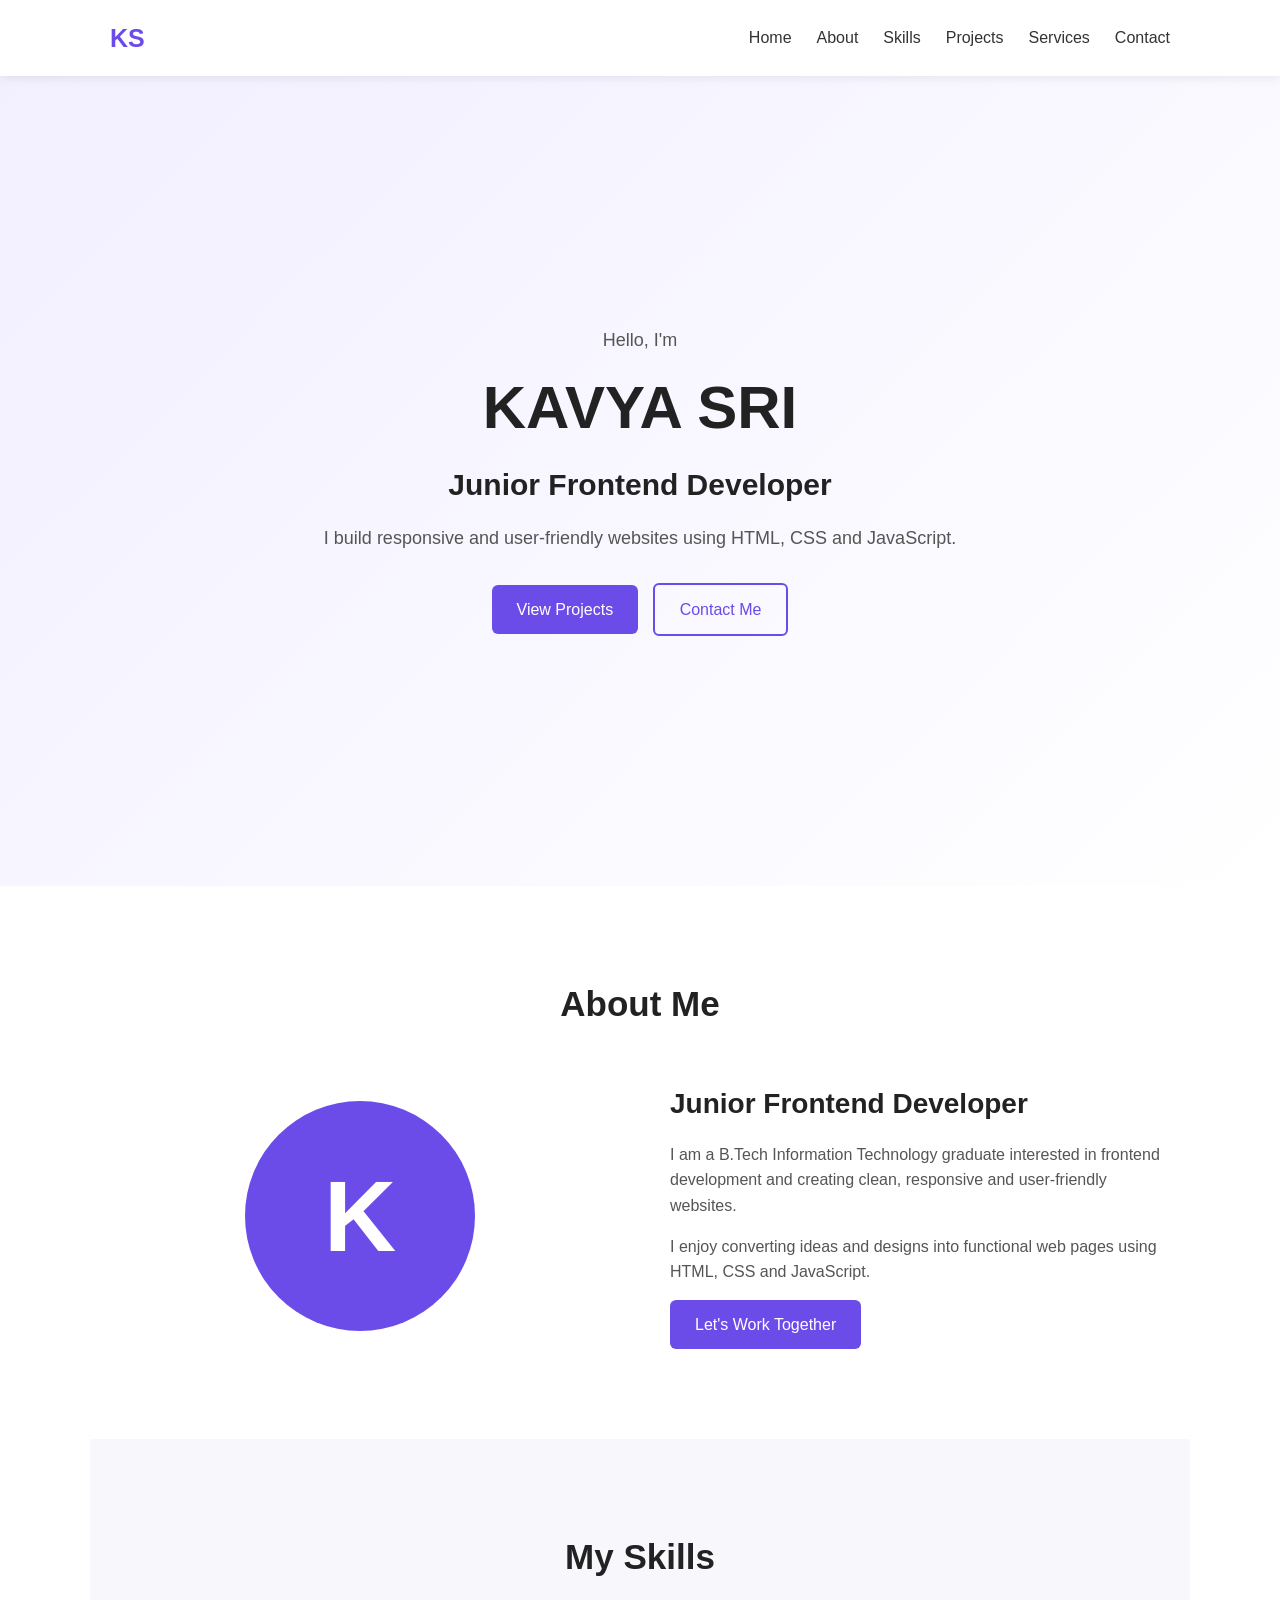
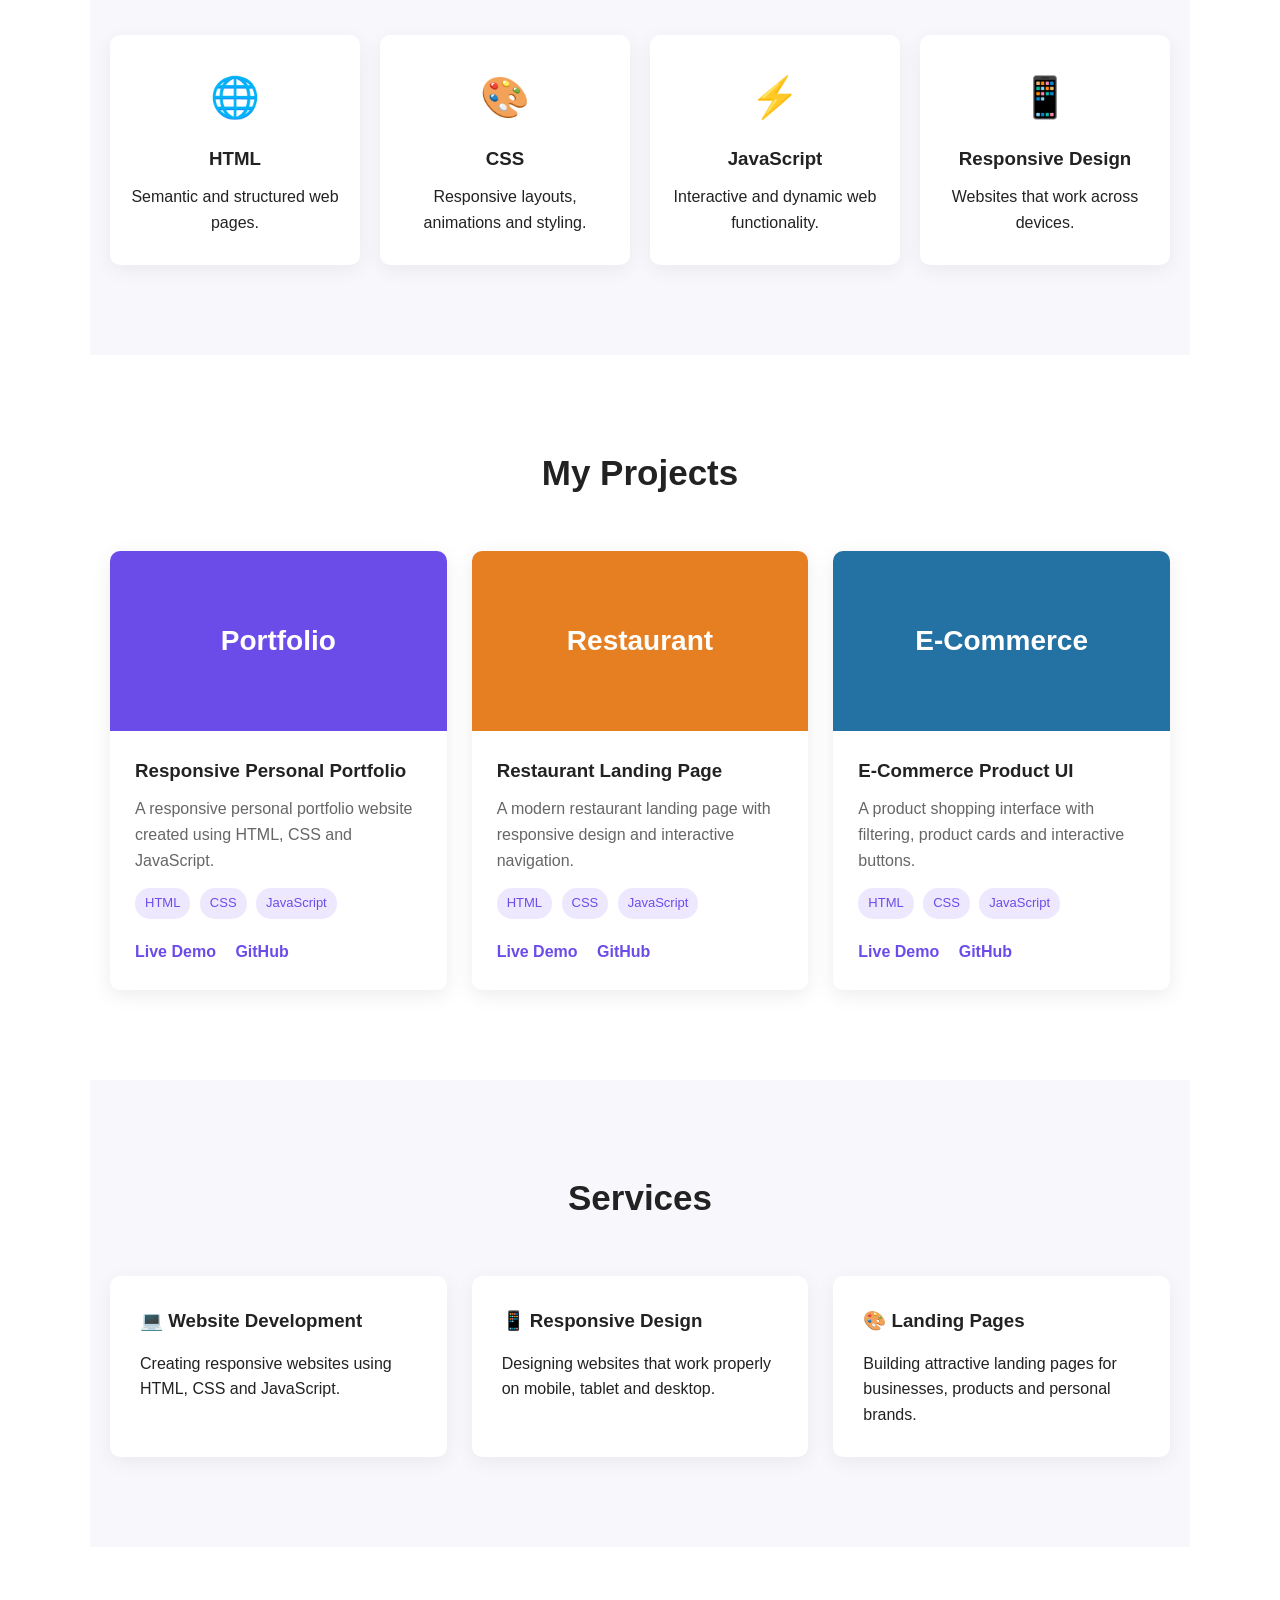
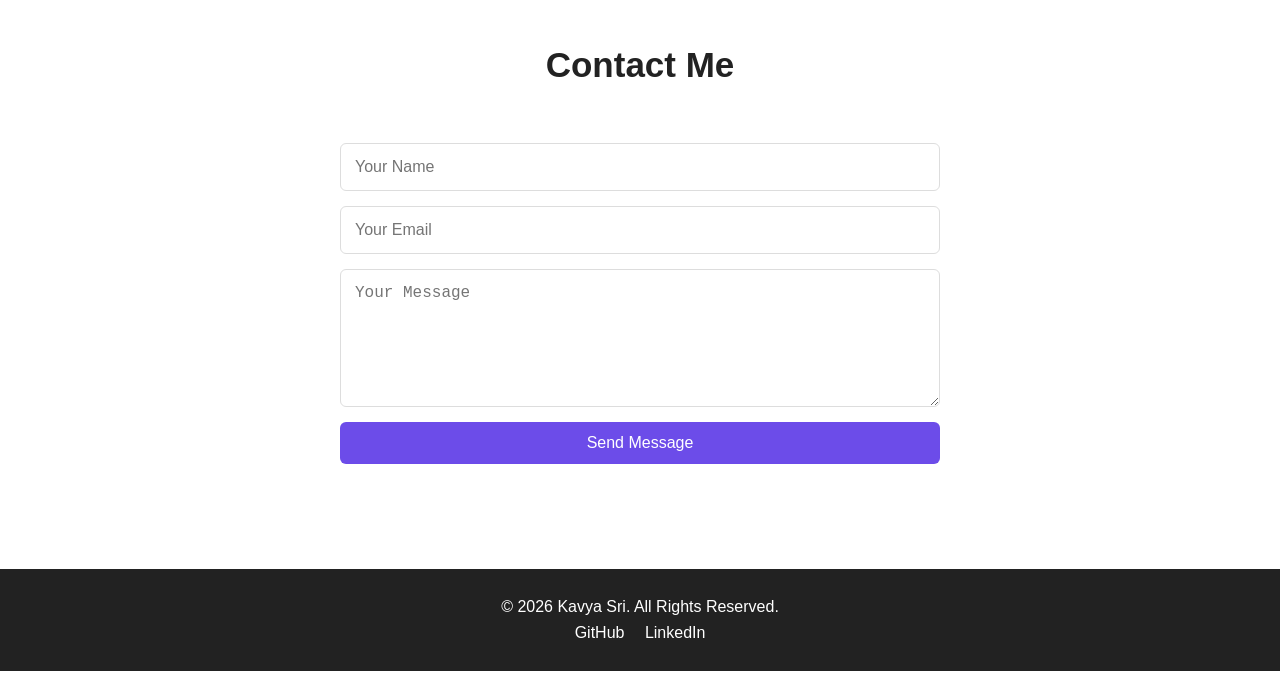
<file: index.html>
<!DOCTYPE html>
<html lang="en">
<head>
    <meta charset="UTF-8">
    <meta name="viewport" content="width=device-width, initial-scale=1.0">
    <title>KAVYA SRI | Junior Frontend Developer</title>

    <link rel="stylesheet" href="style.css">
</head>

<body>

    <!-- Navigation -->
    <header>
        <nav class="navbar">

            <a href="#home" class="logo">KS</a>

            <button class="menu-btn" id="menuBtn">☰</button>

            <ul class="nav-links" id="navLinks">
                <li><a href="#home">Home</a></li>
                <li><a href="#about">About</a></li>
                <li><a href="#skills">Skills</a></li>
                <li><a href="#projects">Projects</a></li>
                <li><a href="#services">Services</a></li>
                <li><a href="#contact">Contact</a></li>
            </ul>

        </nav>
    </header>


    <!-- Home -->
    <section id="home" class="hero">

        <div class="hero-content">

            <p class="intro">Hello, I'm</p>

            <h1>KAVYA SRI</h1>

            <h2>Junior Frontend Developer</h2>

            <p>
                I build responsive and user-friendly websites using
                HTML, CSS and JavaScript.
            </p>

            <div class="hero-buttons">
                <a href="#projects" class="btn">View Projects</a>
                <a href="#contact" class="btn secondary-btn">Contact Me</a>
            </div>

        </div>

    </section>


    <!-- About -->
    <section id="about" class="section">

        <h2 class="section-title">About Me</h2>

        <div class="about-container">

            <div class="about-image">
                <div class="profile-circle">K</div>
            </div>

            <div class="about-text">

                <h3>Junior Frontend Developer</h3>

                <p>
                    I am a B.Tech Information Technology graduate interested
                    in frontend development and creating clean, responsive
                    and user-friendly websites.
                </p>

                <p>
                    I enjoy converting ideas and designs into functional
                    web pages using HTML, CSS and JavaScript.
                </p>

                <a href="#contact" class="btn">Let's Work Together</a>

            </div>

        </div>

    </section>


    <!-- Skills -->
    <section id="skills" class="section skills-section">

        <h2 class="section-title">My Skills</h2>

        <div class="skills-container">

            <div class="skill-card">
                <div class="skill-icon">🌐</div>
                <h3>HTML</h3>
                <p>Semantic and structured web pages.</p>
            </div>

            <div class="skill-card">
                <div class="skill-icon">🎨</div>
                <h3>CSS</h3>
                <p>Responsive layouts, animations and styling.</p>
            </div>

            <div class="skill-card">
                <div class="skill-icon">⚡</div>
                <h3>JavaScript</h3>
                <p>Interactive and dynamic web functionality.</p>
            </div>

            <div class="skill-card">
                <div class="skill-icon">📱</div>
                <h3>Responsive Design</h3>
                <p>Websites that work across devices.</p>
            </div>

        </div>

    </section>


    <!-- Projects -->
    <section id="projects" class="section">

        <h2 class="section-title">My Projects</h2>

        <div class="projects-container">

            <div class="project-card">

                <div class="project-image portfolio-image">
                    Portfolio
                </div>

                <div class="project-content">

                    <h3>Responsive Personal Portfolio</h3>

                    <p>
                        A responsive personal portfolio website created
                        using HTML, CSS and JavaScript.
                    </p>

                    <div class="project-tags">
                        <span>HTML</span>
                        <span>CSS</span>
                        <span>JavaScript</span>
                    </div>

                    <div class="project-links">
                        <a href="#" class="demo-link">Live Demo</a>
                        <a href="#" class="github-link">GitHub</a>
                    </div>

                </div>

            </div>


            <div class="project-card">

                <div class="project-image restaurant-image">
                    Restaurant
                </div>

                <div class="project-content">

                    <h3>Restaurant Landing Page</h3>

                    <p>
                        A modern restaurant landing page with responsive
                        design and interactive navigation.
                    </p>

                    <div class="project-tags">
                        <span>HTML</span>
                        <span>CSS</span>
                        <span>JavaScript</span>
                    </div>

                    <div class="project-links">
                        <a href="restaurant_index.html" class="demo-link">Live Demo</a>
                        <a href="#" class="github-link">GitHub</a>
                    </div>

                </div>

            </div>


            <div class="project-card">

                <div class="project-image ecommerce-image">
                    E-Commerce
                </div>

                <div class="project-content">

                    <h3>E-Commerce Product UI</h3>

                    <p>
                        A product shopping interface with filtering,
                        product cards and interactive buttons.
                    </p>

                    <div class="project-tags">
                        <span>HTML</span>
                        <span>CSS</span>
                        <span>JavaScript</span>
                    </div>

                    <div class="project-links">
                        <a href="E-commerce_index.html" class="demo-link">Live Demo</a>
                        <a href="#" class="github-link">GitHub</a>
                    </div>

                </div>

            </div>

        </div>

    </section>


    <!-- Services -->
    <section id="services" class="section services-section">

        <h2 class="section-title">Services</h2>

        <div class="services-container">

            <div class="service-card">
                <h3>💻 Website Development</h3>
                <p>
                    Creating responsive websites using HTML, CSS and JavaScript.
                </p>
            </div>

            <div class="service-card">
                <h3>📱 Responsive Design</h3>
                <p>
                    Designing websites that work properly on mobile,
                    tablet and desktop.
                </p>
            </div>

            <div class="service-card">
                <h3>🎨 Landing Pages</h3>
                <p>
                    Building attractive landing pages for businesses,
                    products and personal brands.
                </p>
            </div>

        </div>

    </section>


    <!-- Contact -->
    <section id="contact" class="section contact-section">

        <h2 class="section-title">Contact Me</h2>

        <form id="contactForm" class="contact-form">

            <input
                type="text"
                id="name"
                placeholder="Your Name"
                required
            >

            <input
                type="email"
                id="email"
                placeholder="Your Email"
                required
            >

            <textarea
                id="message"
                rows="6"
                placeholder="Your Message"
                required
            ></textarea>

            <button type="submit" class="btn">
                Send Message
            </button>

            <p id="formMessage"></p>

        </form>

    </section>


    <!-- Footer -->
    <footer>

        <p>© 2026 Kavya Sri. All Rights Reserved.</p>

        <div>
            <a href="#">GitHub</a>
            <a href="#">LinkedIn</a>
        </div>

    </footer>


    <script src="script.js"></script>

</body>
</html>
</file>
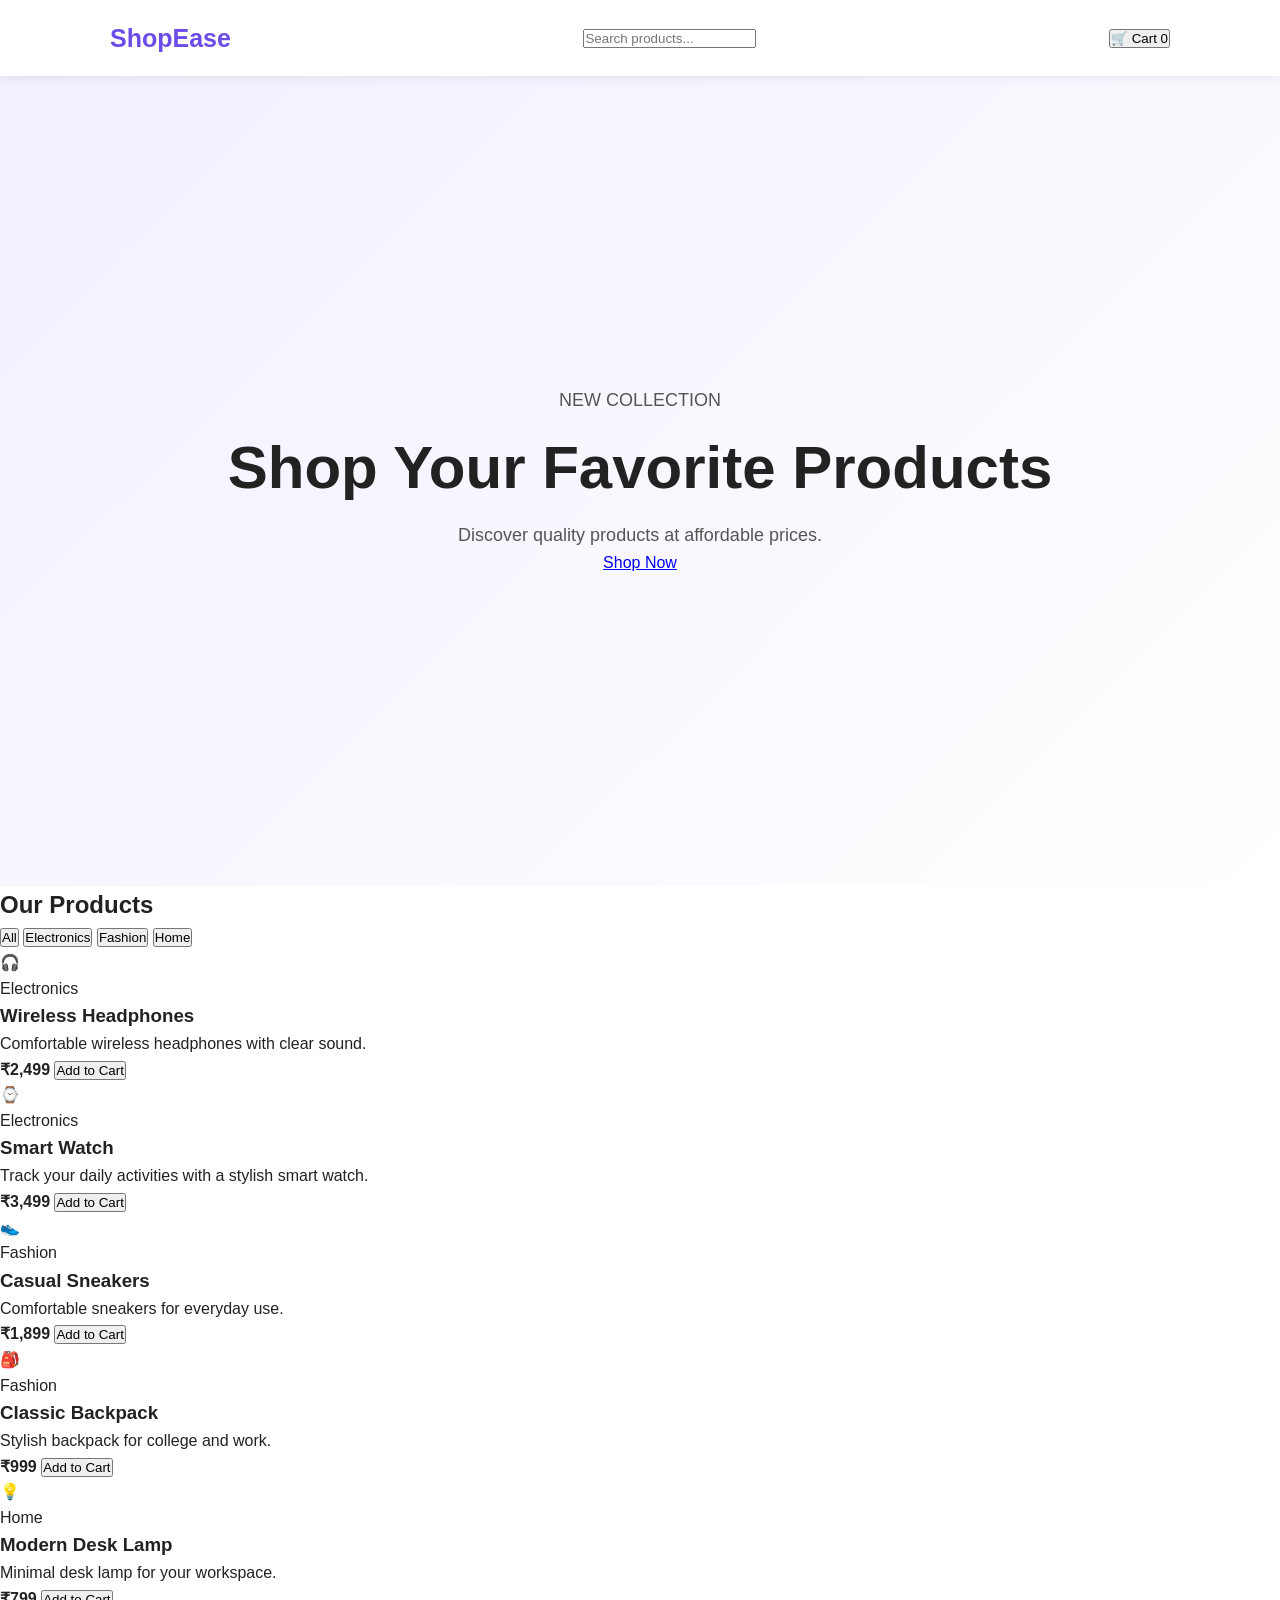
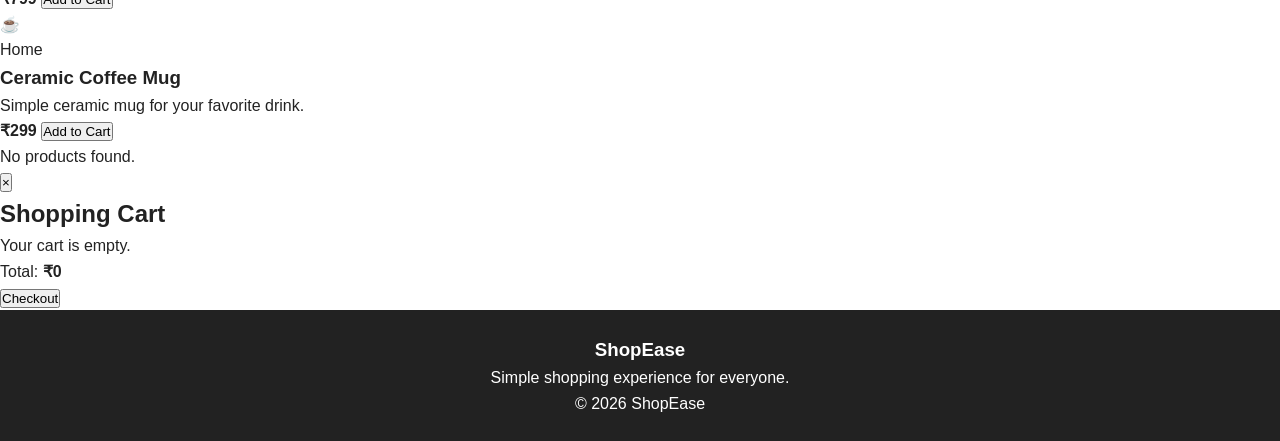
<file: E-commerce_index.html>
<!DOCTYPE html>
<html lang="en">

<head>

    <meta charset="UTF-8">

    <meta
        name="viewport"
        content="width=device-width, initial-scale=1.0"
    >

    <title>ShopEase | E-Commerce UI</title>

    <link rel="stylesheet" href="style.css">

</head>

<body>


<!-- Header -->

<header>

    <nav class="navbar">

        <div class="logo">
            ShopEase
        </div>


        <div class="search-container">

            <input
                type="text"
                id="searchInput"
                placeholder="Search products..."
            >

        </div>


        <button id="cartBtn" class="cart-btn">

            🛒 Cart

            <span id="cartCount">
                0
            </span>

        </button>


        <button id="menuBtn" class="menu-btn">
            ☰
        </button>

    </nav>

</header>


<!-- Hero -->

<section class="hero">

    <div>

        <p>NEW COLLECTION</p>

        <h1>
            Shop Your Favorite Products
        </h1>

        <p>
            Discover quality products at affordable prices.
        </p>

        <a href="#products" class="hero-btn">
            Shop Now
        </a>

    </div>

</section>


<!-- Products -->

<section id="products" class="products-section">

    <h2>
        Our Products
    </h2>


    <!-- Categories -->

    <div class="categories">

        <button
            class="category-btn active"
            data-category="all"
        >
            All
        </button>

        <button
            class="category-btn"
            data-category="electronics"
        >
            Electronics
        </button>

        <button
            class="category-btn"
            data-category="fashion"
        >
            Fashion
        </button>

        <button
            class="category-btn"
            data-category="home"
        >
            Home
        </button>

    </div>


    <!-- Product Grid -->

    <div id="productGrid" class="product-grid">


        <div
            class="product-card"
            data-category="electronics"
            data-name="Wireless Headphones"
        >

            <div class="product-image">
                🎧
            </div>

            <div class="product-info">

                <span class="category">
                    Electronics
                </span>

                <h3>
                    Wireless Headphones
                </h3>

                <p>
                    Comfortable wireless headphones
                    with clear sound.
                </p>

                <div class="product-bottom">

                    <strong>
                        ₹2,499
                    </strong>

                    <button
                        class="add-cart"
                        data-product="Wireless Headphones"
                        data-price="2499"
                    >
                        Add to Cart
                    </button>

                </div>

            </div>

        </div>


        <div
            class="product-card"
            data-category="electronics"
            data-name="Smart Watch"
        >

            <div class="product-image">
                ⌚
            </div>

            <div class="product-info">

                <span class="category">
                    Electronics
                </span>

                <h3>
                    Smart Watch
                </h3>

                <p>
                    Track your daily activities
                    with a stylish smart watch.
                </p>

                <div class="product-bottom">

                    <strong>
                        ₹3,499
                    </strong>

                    <button
                        class="add-cart"
                        data-product="Smart Watch"
                        data-price="3499"
                    >
                        Add to Cart
                    </button>

                </div>

            </div>

        </div>


        <div
            class="product-card"
            data-category="fashion"
            data-name="Casual Sneakers"
        >

            <div class="product-image">
                👟
            </div>

            <div class="product-info">

                <span class="category">
                    Fashion
                </span>

                <h3>
                    Casual Sneakers
                </h3>

                <p>
                    Comfortable sneakers for everyday use.
                </p>

                <div class="product-bottom">

                    <strong>
                        ₹1,899
                    </strong>

                    <button
                        class="add-cart"
                        data-product="Casual Sneakers"
                        data-price="1899"
                    >
                        Add to Cart
                    </button>

                </div>

            </div>

        </div>


        <div
            class="product-card"
            data-category="fashion"
            data-name="Classic Backpack"
        >

            <div class="product-image">
                🎒
            </div>

            <div class="product-info">

                <span class="category">
                    Fashion
                </span>

                <h3>
                    Classic Backpack
                </h3>

                <p>
                    Stylish backpack for college and work.
                </p>

                <div class="product-bottom">

                    <strong>
                        ₹999
                    </strong>

                    <button
                        class="add-cart"
                        data-product="Classic Backpack"
                        data-price="999"
                    >
                        Add to Cart
                    </button>

                </div>

            </div>

        </div>


        <div
            class="product-card"
            data-category="home"
            data-name="Desk Lamp"
        >

            <div class="product-image">
                💡
            </div>

            <div class="product-info">

                <span class="category">
                    Home
                </span>

                <h3>
                    Modern Desk Lamp
                </h3>

                <p>
                    Minimal desk lamp for your workspace.
                </p>

                <div class="product-bottom">

                    <strong>
                        ₹799
                    </strong>

                    <button
                        class="add-cart"
                        data-product="Modern Desk Lamp"
                        data-price="799"
                    >
                        Add to Cart
                    </button>

                </div>

            </div>

        </div>


        <div
            class="product-card"
            data-category="home"
            data-name="Coffee Mug"
        >

            <div class="product-image">
                ☕
            </div>

            <div class="product-info">

                <span class="category">
                    Home
                </span>

                <h3>
                    Ceramic Coffee Mug
                </h3>

                <p>
                    Simple ceramic mug for your favorite drink.
                </p>

                <div class="product-bottom">

                    <strong>
                        ₹299
                    </strong>

                    <button
                        class="add-cart"
                        data-product="Ceramic Coffee Mug"
                        data-price="299"
                    >
                        Add to Cart
                    </button>

                </div>

            </div>

        </div>

    </div>


    <p id="noProducts" class="no-products">
        No products found.
    </p>

</section>


<!-- Cart Modal -->

<div id="cartModal" class="modal">

    <div class="modal-content">

        <button id="closeCart" class="close-btn">
            ×
        </button>

        <h2>
            Shopping Cart
        </h2>

        <div id="cartItems">

            <p>
                Your cart is empty.
            </p>

        </div>

        <div class="cart-total">

            Total:
            <strong id="cartTotal">
                ₹0
            </strong>

        </div>

        <button id="checkoutBtn" class="checkout-btn">
            Checkout
        </button>

    </div>

</div>


<!-- Footer -->

<footer>

    <h3>ShopEase</h3>

    <p>
        Simple shopping experience for everyone.
    </p>

    <p>
        © 2026 ShopEase
    </p>

</footer>


<script src="script.js"></script>

</body>

</html>
</file>
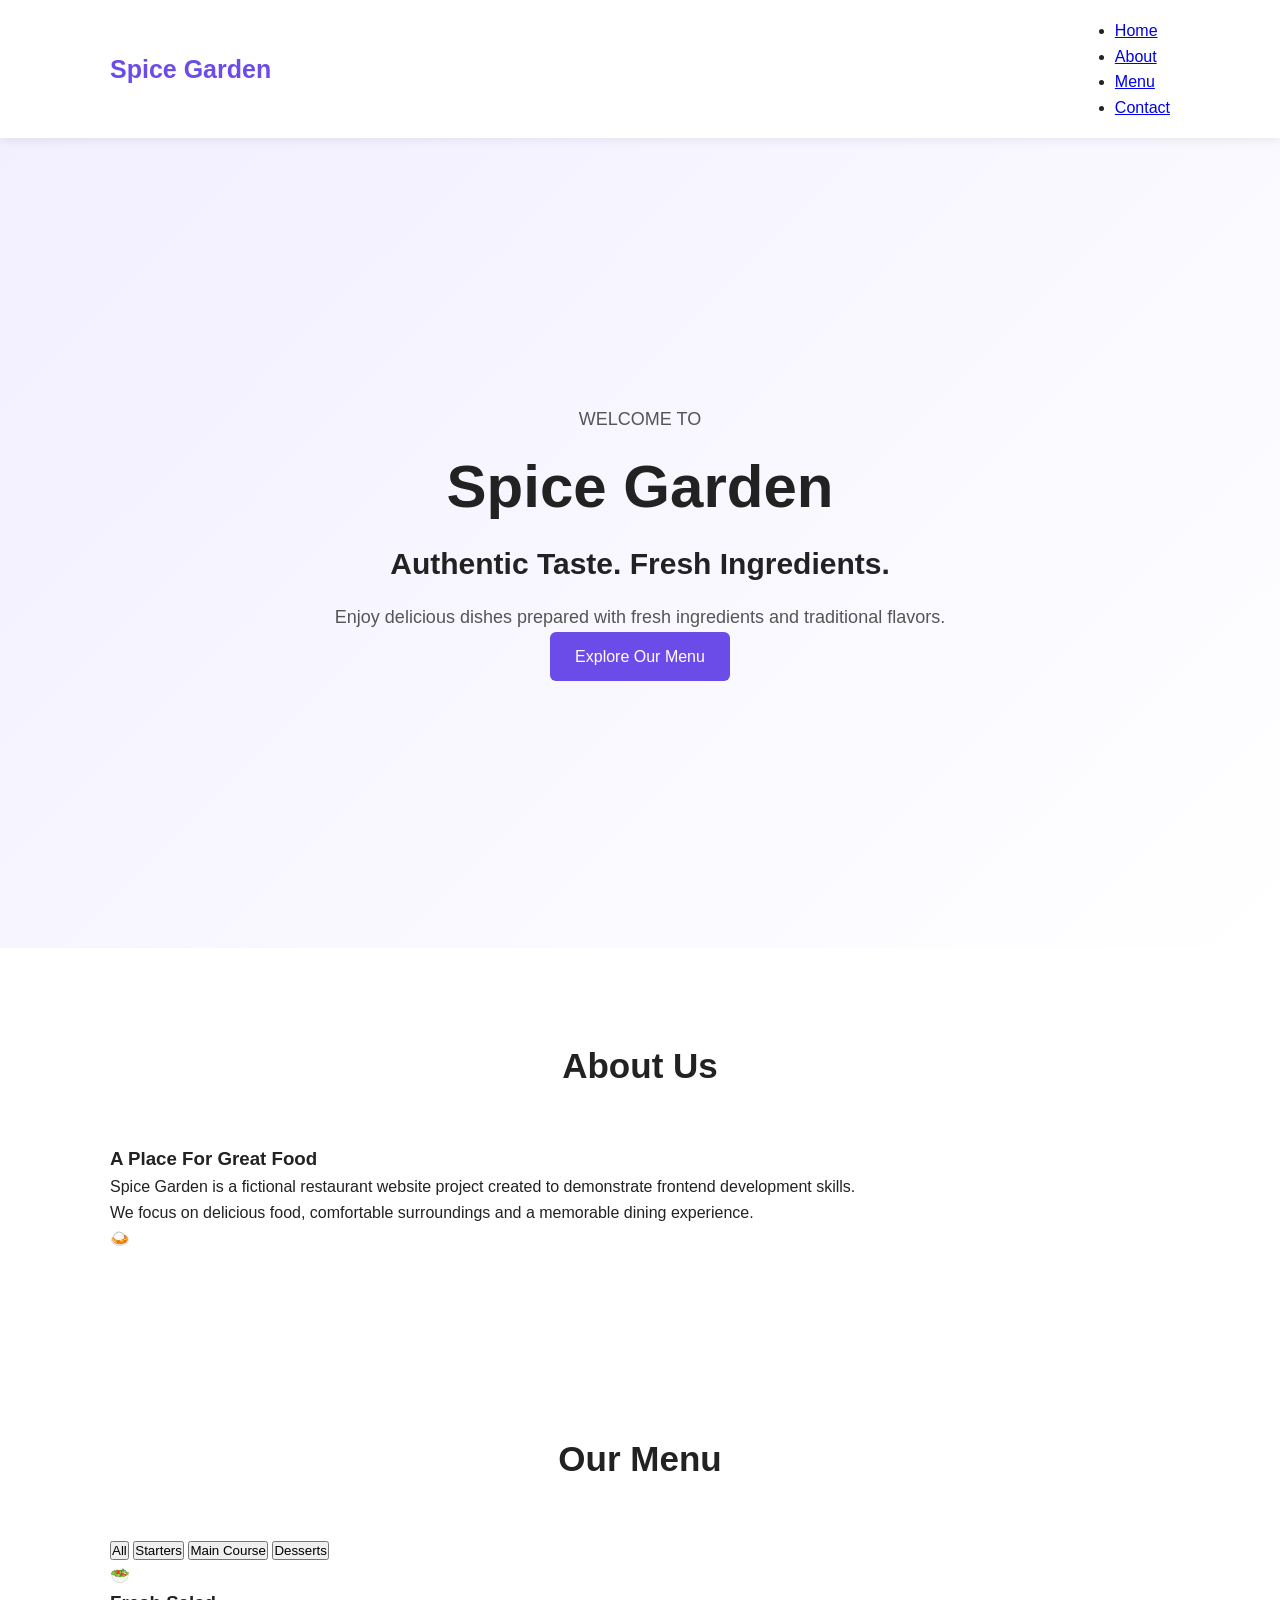
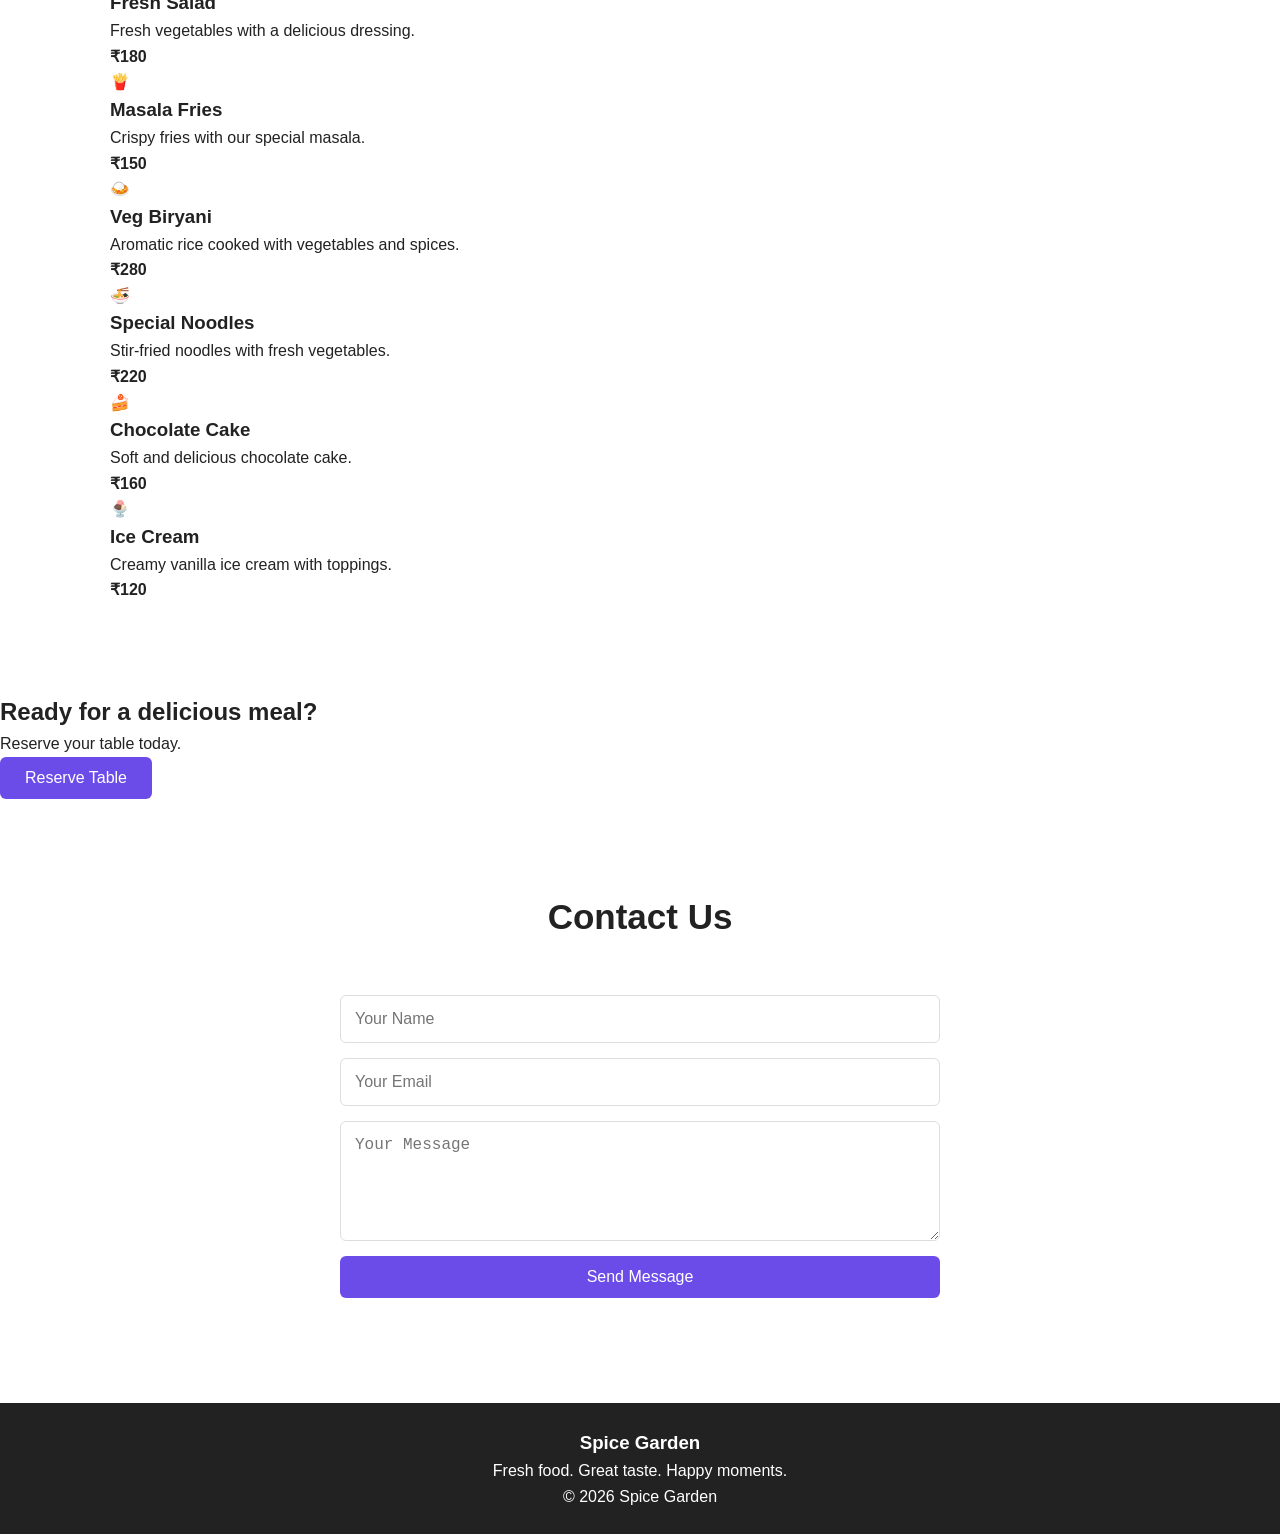
<file: restaurant_index.html>
<!DOCTYPE html>
<html lang="en">

<head>

    <meta charset="UTF-8">

    <meta
        name="viewport"
        content="width=device-width, initial-scale=1.0"
    >

    <title>Spice Garden Restaurant</title>

    <link rel="stylesheet" href="style.css">

</head>

<body>


<!-- Navigation -->

<header>

    <nav class="navbar">

        <div class="logo">
            Spice Garden
        </div>

        <button id="menuBtn" class="menu-btn">
            ☰
        </button>

        <ul id="navLinks">

            <li>
                <a href="#home">Home</a>
            </li>

            <li>
                <a href="#about">About</a>
            </li>

            <li>
                <a href="#menu">Menu</a>
            </li>

            <li>
                <a href="#contact">Contact</a>
            </li>

        </ul>

    </nav>

</header>


<!-- Hero -->

<section id="home" class="hero">

    <div class="hero-content">

        <p>WELCOME TO</p>

        <h1>Spice Garden</h1>

        <h2>Authentic Taste. Fresh Ingredients.</h2>

        <p>
            Enjoy delicious dishes prepared with fresh ingredients
            and traditional flavors.
        </p>

        <a href="#menu" class="btn">
            Explore Our Menu
        </a>

    </div>

</section>


<!-- About -->

<section id="about" class="section">

    <h2 class="section-title">
        About Us
    </h2>

    <div class="about">

        <div>

            <h3>
                A Place For Great Food
            </h3>

            <p>
                Spice Garden is a fictional restaurant website project
                created to demonstrate frontend development skills.
            </p>

            <p>
                We focus on delicious food, comfortable surroundings
                and a memorable dining experience.
            </p>

        </div>

        <div class="about-box">
            🍛
        </div>

    </div>

</section>


<!-- Menu -->

<section id="menu" class="section menu-section">

    <h2 class="section-title">
        Our Menu
    </h2>

    <div class="filter-buttons">

        <button class="filter-btn active" data-category="all">
            All
        </button>

        <button class="filter-btn" data-category="starter">
            Starters
        </button>

        <button class="filter-btn" data-category="main">
            Main Course
        </button>

        <button class="filter-btn" data-category="dessert">
            Desserts
        </button>

    </div>


    <div class="menu-container">


        <div class="food-card" data-category="starter">

            <div class="food-image">
                🥗
            </div>

            <div class="food-content">

                <h3>Fresh Salad</h3>

                <p>
                    Fresh vegetables with a delicious dressing.
                </p>

                <strong>₹180</strong>

            </div>

        </div>


        <div class="food-card" data-category="starter">

            <div class="food-image">
                🍟
            </div>

            <div class="food-content">

                <h3>Masala Fries</h3>

                <p>
                    Crispy fries with our special masala.
                </p>

                <strong>₹150</strong>

            </div>

        </div>


        <div class="food-card" data-category="main">

            <div class="food-image">
                🍛
            </div>

            <div class="food-content">

                <h3>Veg Biryani</h3>

                <p>
                    Aromatic rice cooked with vegetables and spices.
                </p>

                <strong>₹280</strong>

            </div>

        </div>


        <div class="food-card" data-category="main">

            <div class="food-image">
                🍜
            </div>

            <div class="food-content">

                <h3>Special Noodles</h3>

                <p>
                    Stir-fried noodles with fresh vegetables.
                </p>

                <strong>₹220</strong>

            </div>

        </div>


        <div class="food-card" data-category="dessert">

            <div class="food-image">
                🍰
            </div>

            <div class="food-content">

                <h3>Chocolate Cake</h3>

                <p>
                    Soft and delicious chocolate cake.
                </p>

                <strong>₹160</strong>

            </div>

        </div>


        <div class="food-card" data-category="dessert">

            <div class="food-image">
                🍨
            </div>

            <div class="food-content">

                <h3>Ice Cream</h3>

                <p>
                    Creamy vanilla ice cream with toppings.
                </p>

                <strong>₹120</strong>

            </div>

        </div>

    </div>

</section>


<!-- Reservation -->

<section class="reservation">

    <div>

        <h2>Ready for a delicious meal?</h2>

        <p>
            Reserve your table today.
        </p>

    </div>

    <button id="reserveBtn" class="btn">
        Reserve Table
    </button>

</section>


<!-- Contact -->

<section id="contact" class="section">

    <h2 class="section-title">
        Contact Us
    </h2>

    <form id="contactForm" class="contact-form">

        <input
            type="text"
            id="name"
            placeholder="Your Name"
            required
        >

        <input
            type="email"
            id="email"
            placeholder="Your Email"
            required
        >

        <textarea
            id="message"
            placeholder="Your Message"
            rows="5"
            required
        ></textarea>

        <button type="submit" class="btn">
            Send Message
        </button>

        <p id="formMessage"></p>

    </form>

</section>


<!-- Footer -->

<footer>

    <h3>Spice Garden</h3>

    <p>
        Fresh food. Great taste. Happy moments.
    </p>

    <p>
        © 2026 Spice Garden
    </p>

</footer>


<script src="script.js"></script>

</body>

</html>
</file>
<file: style.css>
* {
    margin: 0;
    padding: 0;
    box-sizing: border-box;
    scroll-behavior: smooth;
}

body {
    font-family: Arial, sans-serif;
    line-height: 1.6;
    color: #222;
    background: #ffffff;
}

header {
    position: sticky;
    top: 0;
    z-index: 1000;
    background: #ffffff;
    box-shadow: 0 2px 10px rgba(0,0,0,0.08);
}

.navbar {
    max-width: 1100px;
    margin: auto;
    padding: 18px 20px;

    display: flex;
    align-items: center;
    justify-content: space-between;
}

.logo {
    font-size: 25px;
    font-weight: bold;
    text-decoration: none;
    color: #6c4ce9;
}

.nav-links {
    display: flex;
    list-style: none;
    gap: 25px;
}

.nav-links a {
    text-decoration: none;
    color: #333;
    font-weight: 500;
}

.nav-links a:hover {
    color: #6c4ce9;
}

.menu-btn {
    display: none;
    border: none;
    background: none;
    font-size: 28px;
    cursor: pointer;
}


/* Hero */

.hero {
    min-height: 90vh;

    display: flex;
    align-items: center;
    justify-content: center;

    text-align: center;

    background: linear-gradient(135deg, #f2efff, #ffffff);
}

.hero-content {
    max-width: 700px;
    padding: 30px;
}

.intro {
    color: #6c4ce9;
    font-size: 20px;
}

.hero h1 {
    font-size: 60px;
    margin: 5px 0;
}

.hero h2 {
    font-size: 30px;
    margin-bottom: 15px;
}

.hero p {
    font-size: 18px;
    color: #555;
}

.hero-buttons {
    margin-top: 30px;
}


/* Buttons */

.btn {
    display: inline-block;

    padding: 12px 25px;

    background: #6c4ce9;
    color: white;

    border-radius: 6px;

    text-decoration: none;

    border: none;

    cursor: pointer;

    font-size: 16px;
}

.btn:hover {
    background: #5636c7;
}

.secondary-btn {
    margin-left: 10px;
    background: transparent;
    color: #6c4ce9;
    border: 2px solid #6c4ce9;
}


/* Sections */

.section {
    max-width: 1100px;
    margin: auto;
    padding: 90px 20px;
}

.section-title {
    text-align: center;
    font-size: 35px;
    margin-bottom: 50px;
}


/* About */

.about-container {
    display: flex;
    align-items: center;
    gap: 60px;
}

.about-image {
    flex: 1;
    display: flex;
    justify-content: center;
}

.profile-circle {
    width: 230px;
    height: 230px;

    border-radius: 50%;

    display: flex;
    align-items: center;
    justify-content: center;

    background: #6c4ce9;
    color: white;

    font-size: 100px;
    font-weight: bold;
}

.about-text {
    flex: 1;
}

.about-text h3 {
    font-size: 28px;
    margin-bottom: 15px;
}

.about-text p {
    margin-bottom: 15px;
    color: #555;
}


/* Skills */

.skills-section {
    background: #f8f7fc;
}

.skills-container {
    display: grid;
    grid-template-columns: repeat(4, 1fr);
    gap: 20px;
}

.skill-card {
    background: white;
    padding: 30px 20px;
    text-align: center;
    border-radius: 10px;

    box-shadow: 0 5px 20px rgba(0,0,0,0.06);

    transition: transform 0.3s;
}

.skill-card:hover {
    transform: translateY(-8px);
}

.skill-icon {
    font-size: 40px;
    margin-bottom: 15px;
}

.skill-card h3 {
    margin-bottom: 10px;
}


/* Projects */

.projects-container {
    display: grid;
    grid-template-columns: repeat(3, 1fr);
    gap: 25px;
}

.project-card {
    border-radius: 10px;
    overflow: hidden;

    background: white;

    box-shadow: 0 5px 20px rgba(0,0,0,0.08);

    transition: transform 0.3s;
}

.project-card:hover {
    transform: translateY(-8px);
}

.project-image {
    height: 180px;

    display: flex;
    align-items: center;
    justify-content: center;

    font-size: 28px;
    font-weight: bold;

    color: white;
}

.portfolio-image {
    background: #6c4ce9;
}

.restaurant-image {
    background: #e67e22;
}

.ecommerce-image {
    background: #2471a3;
}

.project-content {
    padding: 25px;
}

.project-content h3 {
    margin-bottom: 10px;
}

.project-content p {
    color: #666;
    margin-bottom: 15px;
}

.project-tags span {
    display: inline-block;

    background: #eee8ff;
    color: #6c4ce9;

    padding: 5px 10px;

    border-radius: 15px;

    font-size: 13px;

    margin-right: 5px;
}

.project-links {
    margin-top: 20px;
}

.project-links a {
    margin-right: 15px;
    text-decoration: none;
    color: #6c4ce9;
    font-weight: bold;
}


/* Services */

.services-section {
    background: #f8f7fc;
}

.services-container {
    display: grid;
    grid-template-columns: repeat(3, 1fr);
    gap: 25px;
}

.service-card {
    background: white;
    padding: 30px;

    border-radius: 10px;

    box-shadow: 0 5px 20px rgba(0,0,0,0.06);
}

.service-card h3 {
    margin-bottom: 15px;
}


/* Contact */

.contact-section {
    text-align: center;
}

.contact-form {
    max-width: 600px;
    margin: auto;

    display: flex;
    flex-direction: column;
    gap: 15px;
}

.contact-form input,
.contact-form textarea {
    width: 100%;

    padding: 14px;

    border: 1px solid #ddd;
    border-radius: 6px;

    font-size: 16px;
}

.contact-form textarea {
    resize: vertical;
}

#formMessage {
    font-weight: bold;
}


/* Footer */

footer {
    padding: 25px;

    text-align: center;

    background: #222;
    color: white;
}

footer a {
    color: white;
    margin: 0 8px;
    text-decoration: none;
}


/* Mobile */

@media (max-width: 768px) {

    .menu-btn {
        display: block;
    }

    .nav-links {
        display: none;

        position: absolute;

        top: 70px;
        left: 0;

        width: 100%;

        flex-direction: column;

        background: white;

        text-align: center;

        padding: 20px;
    }

    .nav-links.active {
        display: flex;
    }

    .hero h1 {
        font-size: 45px;
    }

    .hero h2 {
        font-size: 24px;
    }

    .about-container {
        flex-direction: column;
        text-align: center;
    }

    .skills-container {
        grid-template-columns: 1fr 1fr;
    }

    .projects-container {
        grid-template-columns: 1fr;
    }

    .services-container {
        grid-template-columns: 1fr;
    }

}

@media (max-width: 500px) {

    .skills-container {
        grid-template-columns: 1fr;
    }

    .hero-buttons .btn {
        display: block;
        margin: 10px 0;
    }

}
</file>
